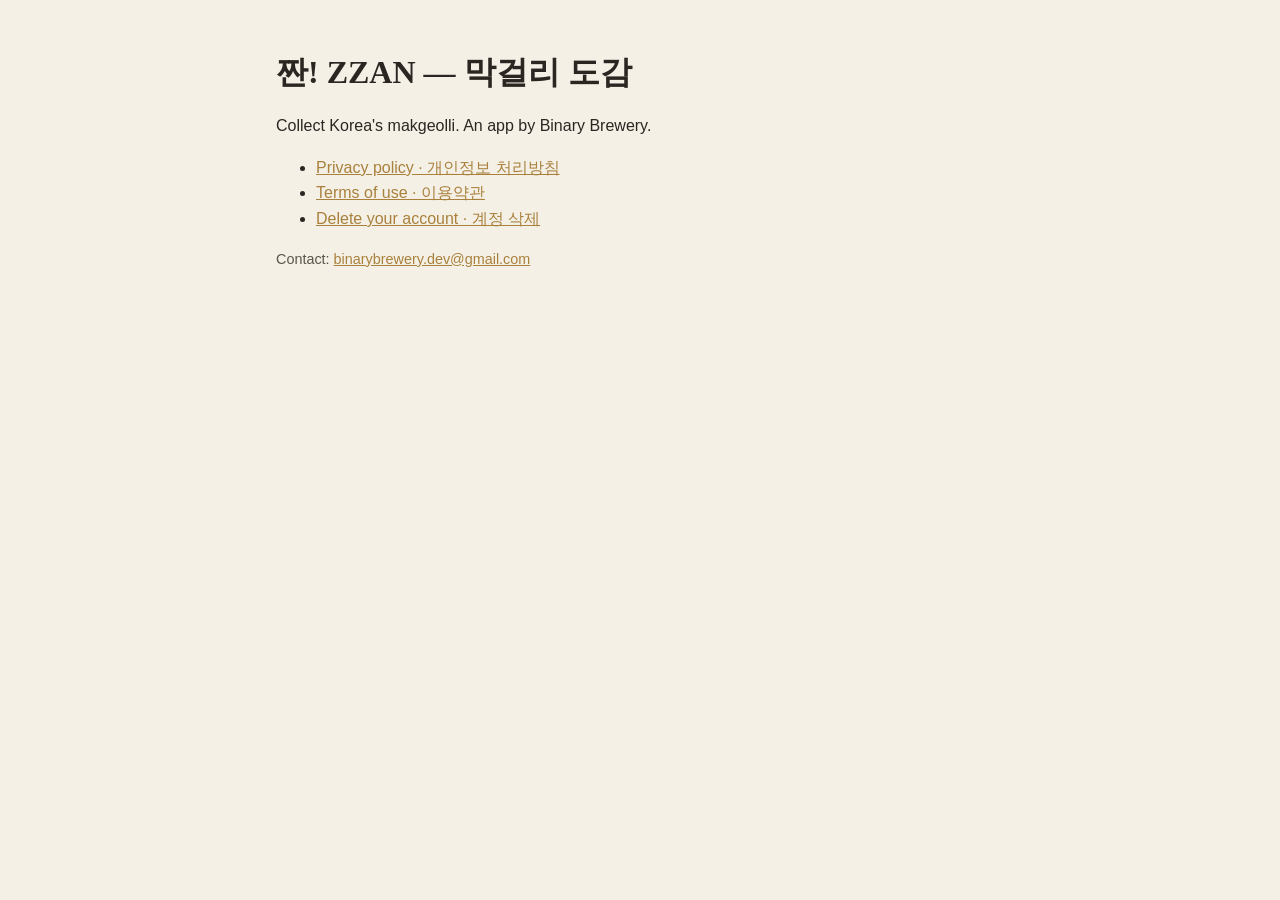
<file: index.html>
<!doctype html>
<html lang="en">
<head>
<meta charset="utf-8">
<meta name="viewport" content="width=device-width, initial-scale=1">
<title>짠! ZZAN</title>
<link rel="stylesheet" href="style.css">
</head>
<body>
<main>
<h1>짠! ZZAN — 막걸리 도감</h1>
<p>Collect Korea's makgeolli. An app by Binary Brewery.</p>
<ul>
  <li><a href="privacy.html">Privacy policy · 개인정보 처리방침</a></li>
  <li><a href="terms.html">Terms of use · 이용약관</a></li>
  <li><a href="delete-account.html">Delete your account · 계정 삭제</a></li>
</ul>
<p class="meta">Contact: <a href="mailto:binarybrewery.dev@gmail.com">binarybrewery.dev@gmail.com</a></p>
</main>
</body>
</html>
</file>
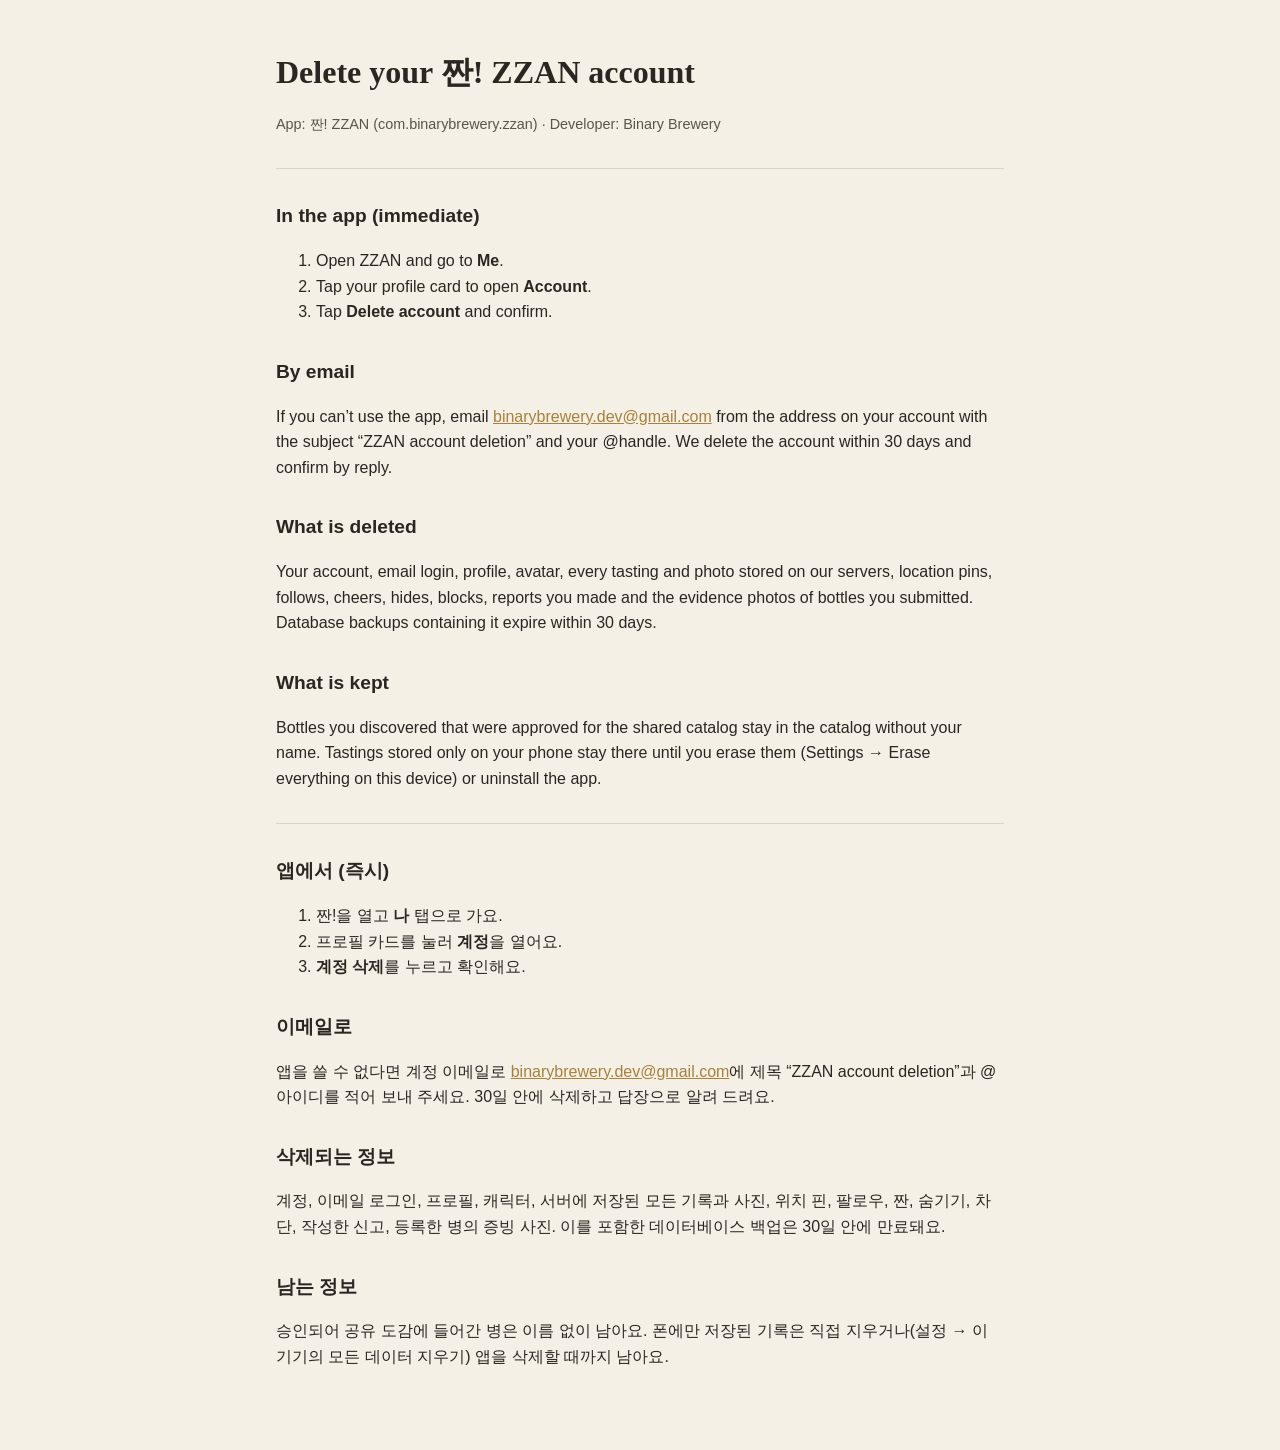
<file: delete-account.html>
<!doctype html>
<html lang="en">
<head>
<meta charset="utf-8">
<meta name="viewport" content="width=device-width, initial-scale=1">
<title>Delete your ZZAN account · 짠! 계정 삭제</title>
<link rel="stylesheet" href="style.css">
</head>
<body>
<main>
<h1>Delete your 짠! ZZAN account</h1>
<p class="meta">App: 짠! ZZAN (com.binarybrewery.zzan) · Developer: Binary Brewery</p>

<section id="en">
<h2>In the app (immediate)</h2>
<ol>
  <li>Open ZZAN and go to <strong>Me</strong>.</li>
  <li>Tap your profile card to open <strong>Account</strong>.</li>
  <li>Tap <strong>Delete account</strong> and confirm.</li>
</ol>
<h2>By email</h2>
<p>If you can’t use the app, email <a href="mailto:binarybrewery.dev@gmail.com?subject=ZZAN%20account%20deletion">binarybrewery.dev@gmail.com</a> from the address on your account with the subject “ZZAN account deletion” and your @handle. We delete the account within 30 days and confirm by reply.</p>
<h2>What is deleted</h2>
<p>Your account, email login, profile, avatar, every tasting and photo stored on our servers, location pins, follows, cheers, hides, blocks, reports you made and the evidence photos of bottles you submitted. Database backups containing it expire within 30 days.</p>
<h2>What is kept</h2>
<p>Bottles you discovered that were approved for the shared catalog stay in the catalog without your name. Tastings stored only on your phone stay there until you erase them (Settings → Erase everything on this device) or uninstall the app.</p>
</section>

<section id="ko" lang="ko">
<h2>앱에서 (즉시)</h2>
<ol>
  <li>짠!을 열고 <strong>나</strong> 탭으로 가요.</li>
  <li>프로필 카드를 눌러 <strong>계정</strong>을 열어요.</li>
  <li><strong>계정 삭제</strong>를 누르고 확인해요.</li>
</ol>
<h2>이메일로</h2>
<p>앱을 쓸 수 없다면 계정 이메일로 <a href="mailto:binarybrewery.dev@gmail.com?subject=ZZAN%20account%20deletion">binarybrewery.dev@gmail.com</a>에 제목 “ZZAN account deletion”과 @아이디를 적어 보내 주세요. 30일 안에 삭제하고 답장으로 알려 드려요.</p>
<h2>삭제되는 정보</h2>
<p>계정, 이메일 로그인, 프로필, 캐릭터, 서버에 저장된 모든 기록과 사진, 위치 핀, 팔로우, 짠, 숨기기, 차단, 작성한 신고, 등록한 병의 증빙 사진. 이를 포함한 데이터베이스 백업은 30일 안에 만료돼요.</p>
<h2>남는 정보</h2>
<p>승인되어 공유 도감에 들어간 병은 이름 없이 남아요. 폰에만 저장된 기록은 직접 지우거나(설정 → 이 기기의 모든 데이터 지우기) 앱을 삭제할 때까지 남아요.</p>
</section>
</main>
</body>
</html>
</file>
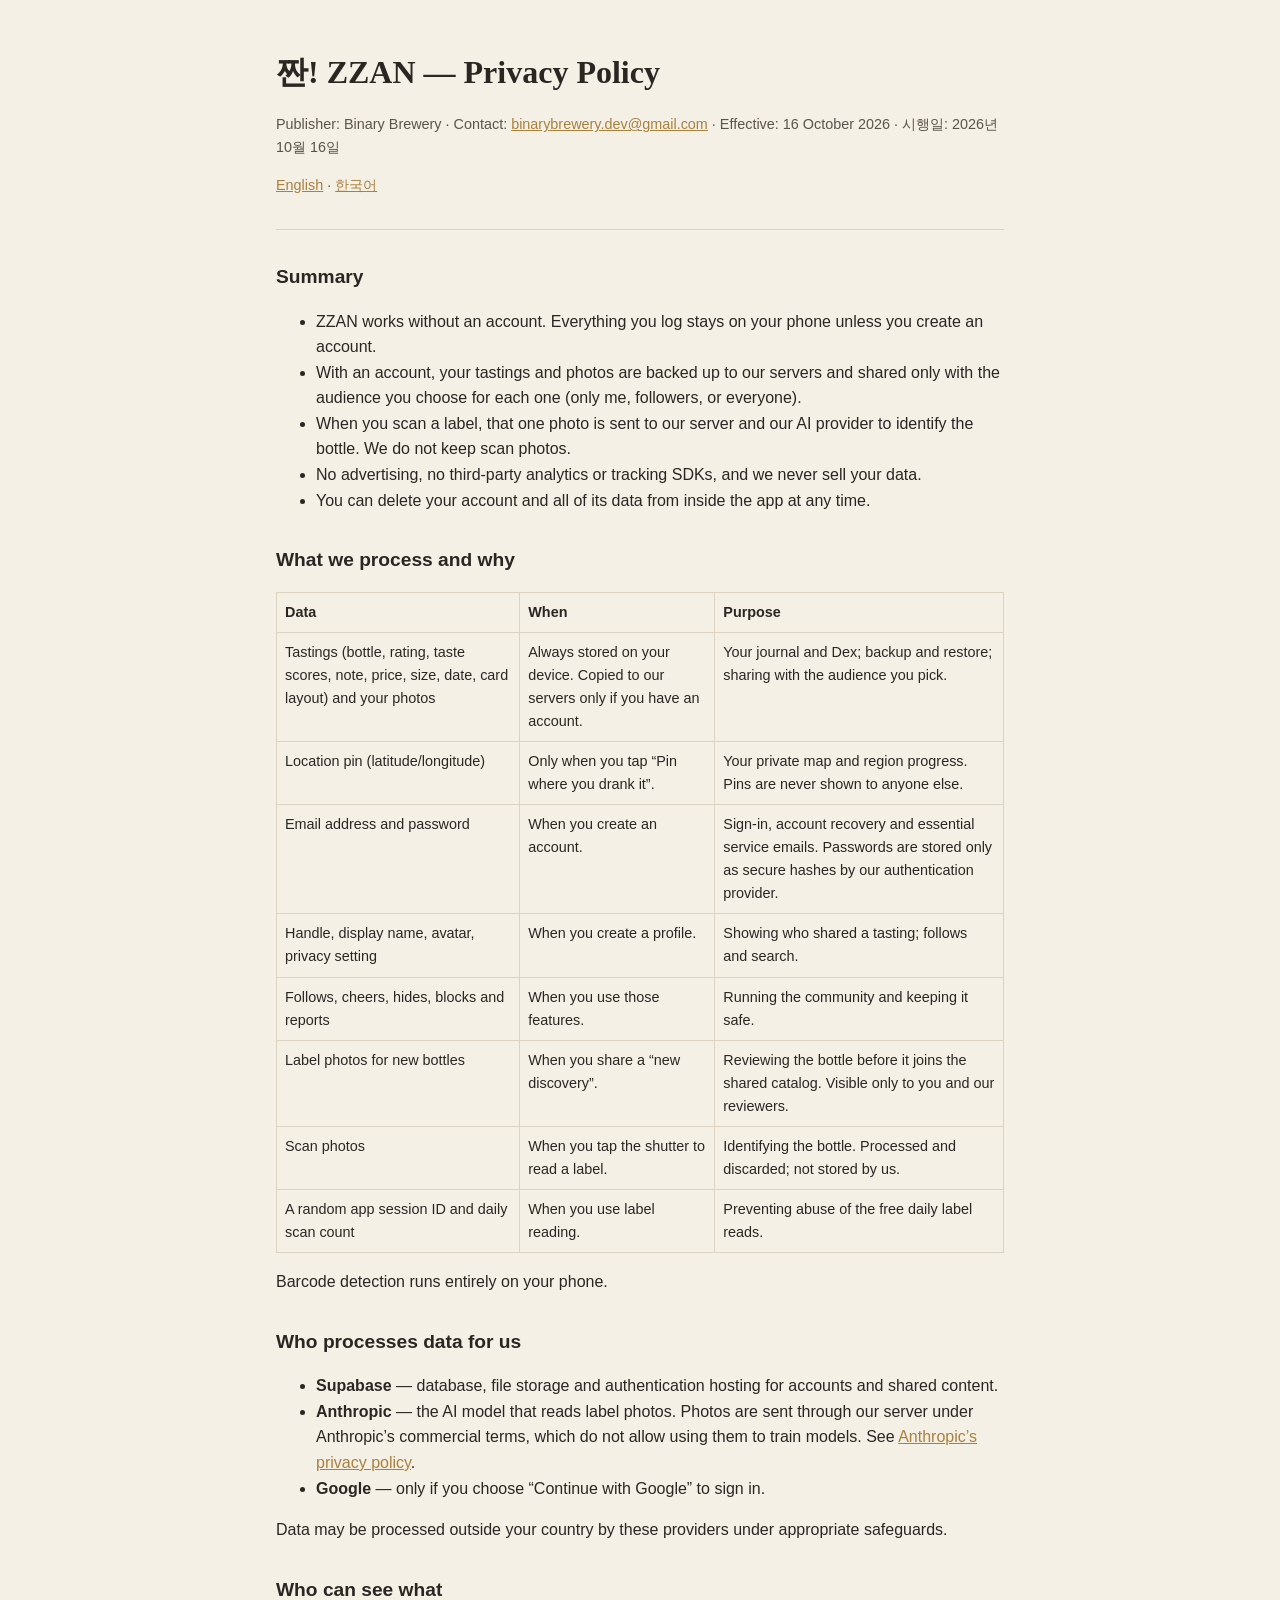
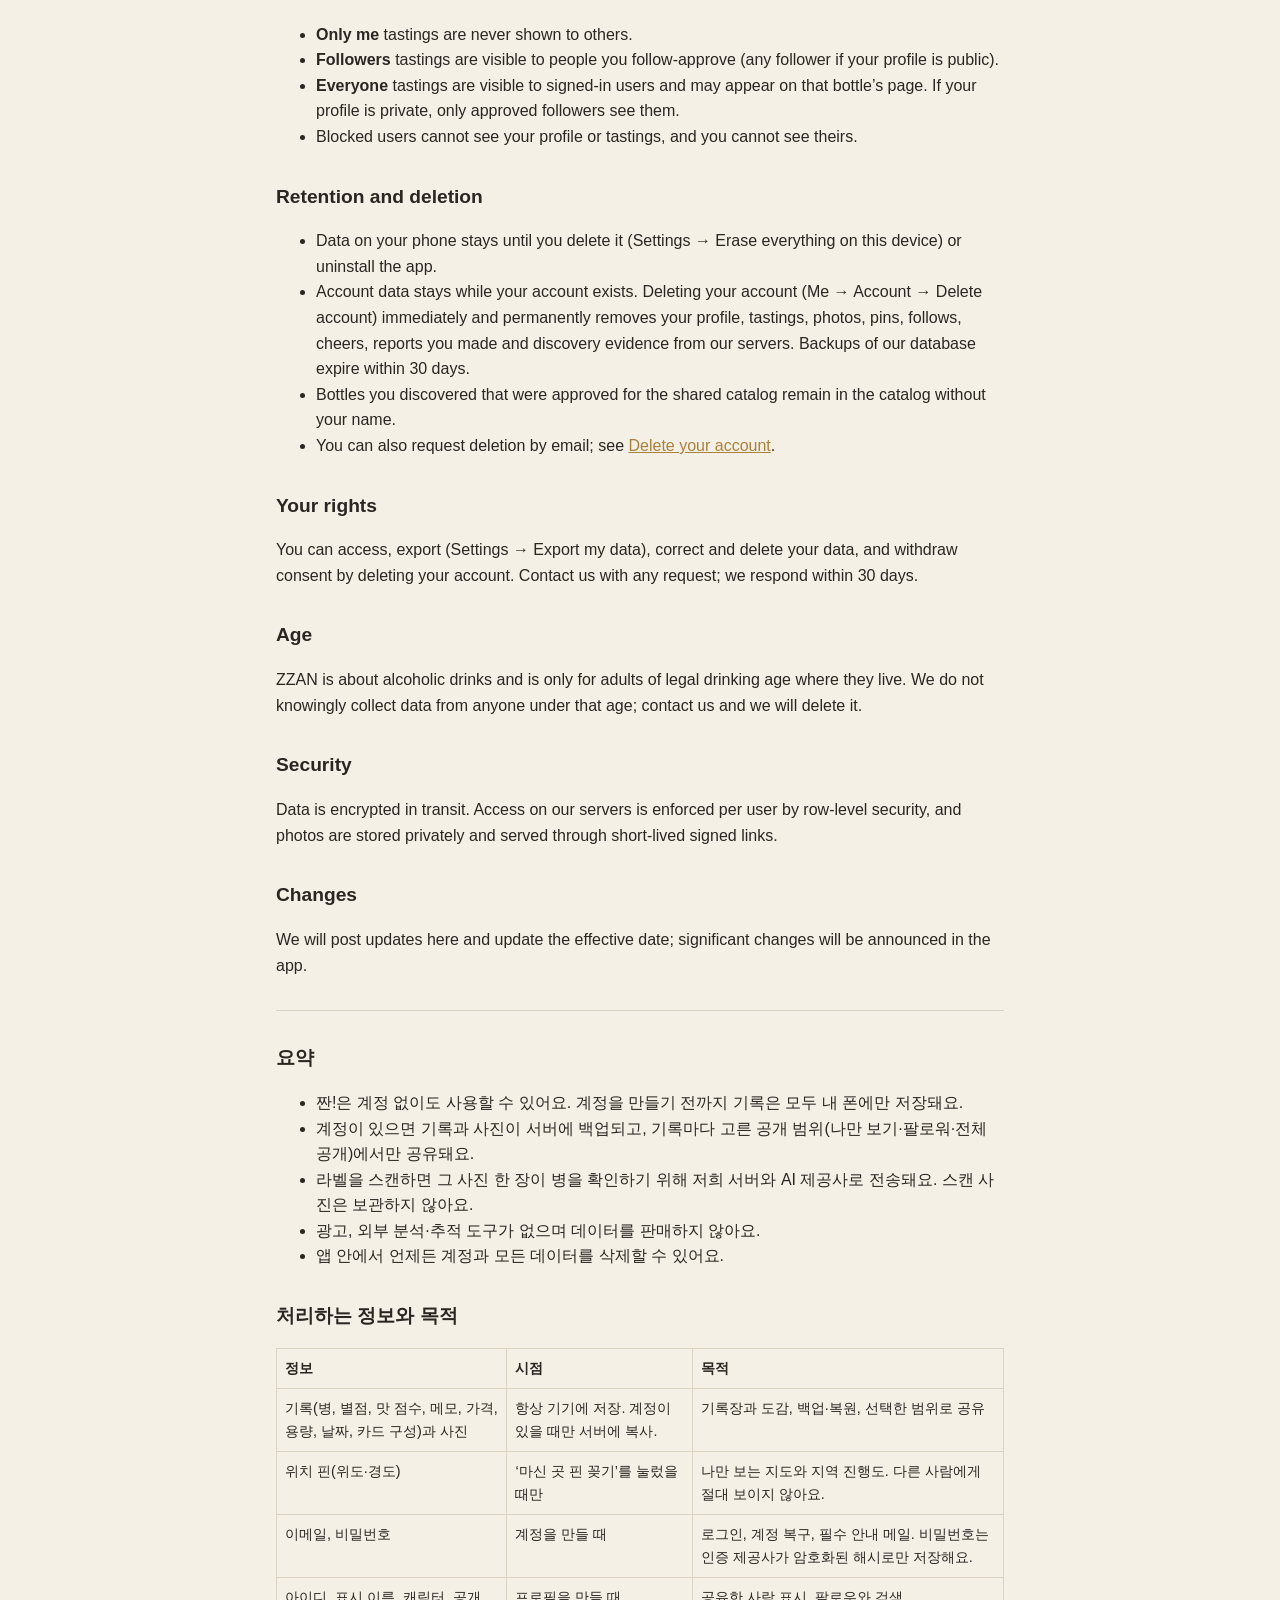
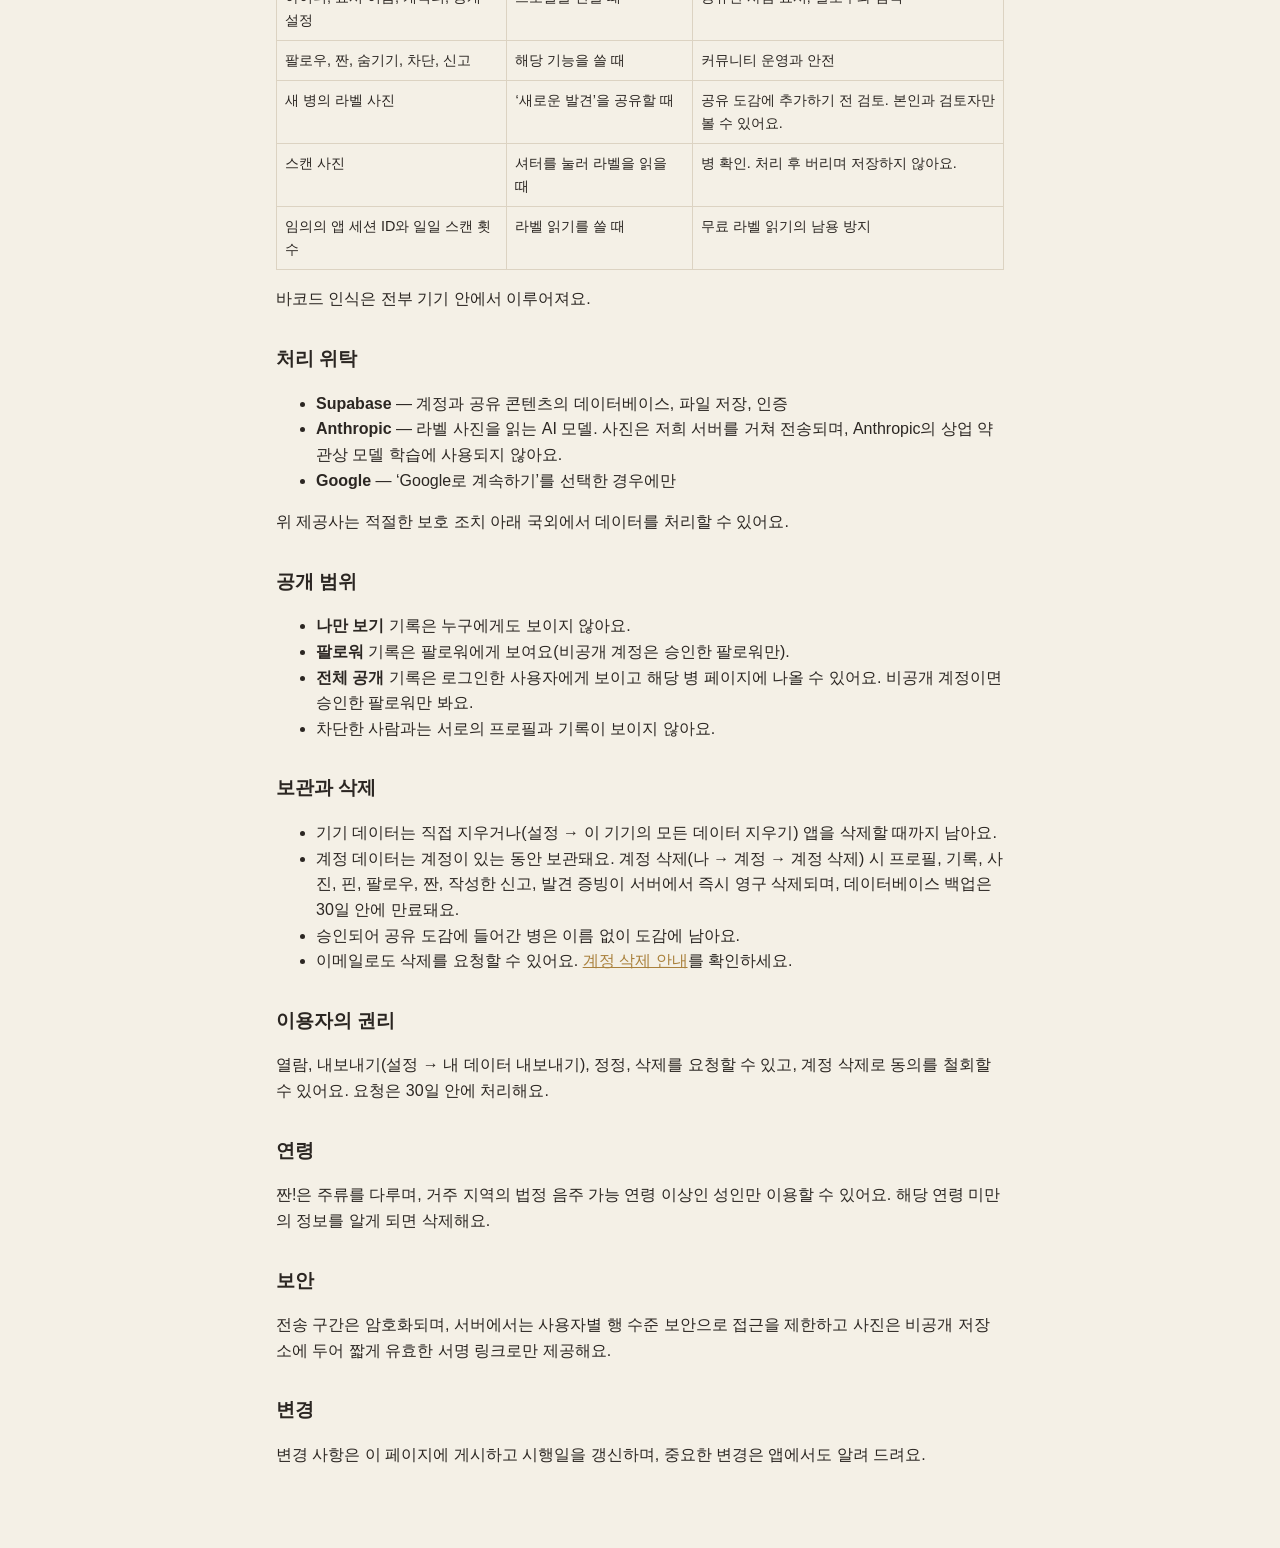
<file: privacy.html>
<!doctype html>
<html lang="en">
<head>
<meta charset="utf-8">
<meta name="viewport" content="width=device-width, initial-scale=1">
<title>ZZAN Privacy Policy · 짠! 개인정보 처리방침</title>
<link rel="stylesheet" href="style.css">
</head>
<body>
<main>
<h1>짠! ZZAN — Privacy Policy</h1>
<p class="meta">Publisher: Binary Brewery · Contact: <a href="mailto:binarybrewery.dev@gmail.com">binarybrewery.dev@gmail.com</a> · Effective: 16 October 2026 · 시행일: 2026년 10월 16일</p>
<nav><a href="#en">English</a> · <a href="#ko">한국어</a></nav>

<section id="en">
<h2>Summary</h2>
<ul>
  <li>ZZAN works without an account. Everything you log stays on your phone unless you create an account.</li>
  <li>With an account, your tastings and photos are backed up to our servers and shared only with the audience you choose for each one (only me, followers, or everyone).</li>
  <li>When you scan a label, that one photo is sent to our server and our AI provider to identify the bottle. We do not keep scan photos.</li>
  <li>No advertising, no third-party analytics or tracking SDKs, and we never sell your data.</li>
  <li>You can delete your account and all of its data from inside the app at any time.</li>
</ul>

<h2>What we process and why</h2>
<table>
<tr><th>Data</th><th>When</th><th>Purpose</th></tr>
<tr><td>Tastings (bottle, rating, taste scores, note, price, size, date, card layout) and your photos</td><td>Always stored on your device. Copied to our servers only if you have an account.</td><td>Your journal and Dex; backup and restore; sharing with the audience you pick.</td></tr>
<tr><td>Location pin (latitude/longitude)</td><td>Only when you tap “Pin where you drank it”.</td><td>Your private map and region progress. Pins are never shown to anyone else.</td></tr>
<tr><td>Email address and password</td><td>When you create an account.</td><td>Sign-in, account recovery and essential service emails. Passwords are stored only as secure hashes by our authentication provider.</td></tr>
<tr><td>Handle, display name, avatar, privacy setting</td><td>When you create a profile.</td><td>Showing who shared a tasting; follows and search.</td></tr>
<tr><td>Follows, cheers, hides, blocks and reports</td><td>When you use those features.</td><td>Running the community and keeping it safe.</td></tr>
<tr><td>Label photos for new bottles</td><td>When you share a “new discovery”.</td><td>Reviewing the bottle before it joins the shared catalog. Visible only to you and our reviewers.</td></tr>
<tr><td>Scan photos</td><td>When you tap the shutter to read a label.</td><td>Identifying the bottle. Processed and discarded; not stored by us.</td></tr>
<tr><td>A random app session ID and daily scan count</td><td>When you use label reading.</td><td>Preventing abuse of the free daily label reads.</td></tr>
</table>
<p>Barcode detection runs entirely on your phone.</p>

<h2>Who processes data for us</h2>
<ul>
  <li><strong>Supabase</strong> — database, file storage and authentication hosting for accounts and shared content.</li>
  <li><strong>Anthropic</strong> — the AI model that reads label photos. Photos are sent through our server under Anthropic’s commercial terms, which do not allow using them to train models. See <a href="https://www.anthropic.com/legal/privacy">Anthropic’s privacy policy</a>.</li>
  <li><strong>Google</strong> — only if you choose “Continue with Google” to sign in.</li>
</ul>
<p>Data may be processed outside your country by these providers under appropriate safeguards.</p>

<h2>Who can see what</h2>
<ul>
  <li><strong>Only me</strong> tastings are never shown to others.</li>
  <li><strong>Followers</strong> tastings are visible to people you follow-approve (any follower if your profile is public).</li>
  <li><strong>Everyone</strong> tastings are visible to signed-in users and may appear on that bottle’s page. If your profile is private, only approved followers see them.</li>
  <li>Blocked users cannot see your profile or tastings, and you cannot see theirs.</li>
</ul>

<h2>Retention and deletion</h2>
<ul>
  <li>Data on your phone stays until you delete it (Settings → Erase everything on this device) or uninstall the app.</li>
  <li>Account data stays while your account exists. Deleting your account (Me → Account → Delete account) immediately and permanently removes your profile, tastings, photos, pins, follows, cheers, reports you made and discovery evidence from our servers. Backups of our database expire within 30 days.</li>
  <li>Bottles you discovered that were approved for the shared catalog remain in the catalog without your name.</li>
  <li>You can also request deletion by email; see <a href="delete-account.html">Delete your account</a>.</li>
</ul>

<h2>Your rights</h2>
<p>You can access, export (Settings → Export my data), correct and delete your data, and withdraw consent by deleting your account. Contact us with any request; we respond within 30 days.</p>

<h2>Age</h2>
<p>ZZAN is about alcoholic drinks and is only for adults of legal drinking age where they live. We do not knowingly collect data from anyone under that age; contact us and we will delete it.</p>

<h2>Security</h2>
<p>Data is encrypted in transit. Access on our servers is enforced per user by row-level security, and photos are stored privately and served through short-lived signed links.</p>

<h2>Changes</h2>
<p>We will post updates here and update the effective date; significant changes will be announced in the app.</p>
</section>

<section id="ko" lang="ko">
<h2>요약</h2>
<ul>
  <li>짠!은 계정 없이도 사용할 수 있어요. 계정을 만들기 전까지 기록은 모두 내 폰에만 저장돼요.</li>
  <li>계정이 있으면 기록과 사진이 서버에 백업되고, 기록마다 고른 공개 범위(나만 보기·팔로워·전체 공개)에서만 공유돼요.</li>
  <li>라벨을 스캔하면 그 사진 한 장이 병을 확인하기 위해 저희 서버와 AI 제공사로 전송돼요. 스캔 사진은 보관하지 않아요.</li>
  <li>광고, 외부 분석·추적 도구가 없으며 데이터를 판매하지 않아요.</li>
  <li>앱 안에서 언제든 계정과 모든 데이터를 삭제할 수 있어요.</li>
</ul>

<h2>처리하는 정보와 목적</h2>
<table>
<tr><th>정보</th><th>시점</th><th>목적</th></tr>
<tr><td>기록(병, 별점, 맛 점수, 메모, 가격, 용량, 날짜, 카드 구성)과 사진</td><td>항상 기기에 저장. 계정이 있을 때만 서버에 복사.</td><td>기록장과 도감, 백업·복원, 선택한 범위로 공유</td></tr>
<tr><td>위치 핀(위도·경도)</td><td>‘마신 곳 핀 꽂기’를 눌렀을 때만</td><td>나만 보는 지도와 지역 진행도. 다른 사람에게 절대 보이지 않아요.</td></tr>
<tr><td>이메일, 비밀번호</td><td>계정을 만들 때</td><td>로그인, 계정 복구, 필수 안내 메일. 비밀번호는 인증 제공사가 암호화된 해시로만 저장해요.</td></tr>
<tr><td>아이디, 표시 이름, 캐릭터, 공개 설정</td><td>프로필을 만들 때</td><td>공유한 사람 표시, 팔로우와 검색</td></tr>
<tr><td>팔로우, 짠, 숨기기, 차단, 신고</td><td>해당 기능을 쓸 때</td><td>커뮤니티 운영과 안전</td></tr>
<tr><td>새 병의 라벨 사진</td><td>‘새로운 발견’을 공유할 때</td><td>공유 도감에 추가하기 전 검토. 본인과 검토자만 볼 수 있어요.</td></tr>
<tr><td>스캔 사진</td><td>셔터를 눌러 라벨을 읽을 때</td><td>병 확인. 처리 후 버리며 저장하지 않아요.</td></tr>
<tr><td>임의의 앱 세션 ID와 일일 스캔 횟수</td><td>라벨 읽기를 쓸 때</td><td>무료 라벨 읽기의 남용 방지</td></tr>
</table>
<p>바코드 인식은 전부 기기 안에서 이루어져요.</p>

<h2>처리 위탁</h2>
<ul>
  <li><strong>Supabase</strong> — 계정과 공유 콘텐츠의 데이터베이스, 파일 저장, 인증</li>
  <li><strong>Anthropic</strong> — 라벨 사진을 읽는 AI 모델. 사진은 저희 서버를 거쳐 전송되며, Anthropic의 상업 약관상 모델 학습에 사용되지 않아요.</li>
  <li><strong>Google</strong> — ‘Google로 계속하기’를 선택한 경우에만</li>
</ul>
<p>위 제공사는 적절한 보호 조치 아래 국외에서 데이터를 처리할 수 있어요.</p>

<h2>공개 범위</h2>
<ul>
  <li><strong>나만 보기</strong> 기록은 누구에게도 보이지 않아요.</li>
  <li><strong>팔로워</strong> 기록은 팔로워에게 보여요(비공개 계정은 승인한 팔로워만).</li>
  <li><strong>전체 공개</strong> 기록은 로그인한 사용자에게 보이고 해당 병 페이지에 나올 수 있어요. 비공개 계정이면 승인한 팔로워만 봐요.</li>
  <li>차단한 사람과는 서로의 프로필과 기록이 보이지 않아요.</li>
</ul>

<h2>보관과 삭제</h2>
<ul>
  <li>기기 데이터는 직접 지우거나(설정 → 이 기기의 모든 데이터 지우기) 앱을 삭제할 때까지 남아요.</li>
  <li>계정 데이터는 계정이 있는 동안 보관돼요. 계정 삭제(나 → 계정 → 계정 삭제) 시 프로필, 기록, 사진, 핀, 팔로우, 짠, 작성한 신고, 발견 증빙이 서버에서 즉시 영구 삭제되며, 데이터베이스 백업은 30일 안에 만료돼요.</li>
  <li>승인되어 공유 도감에 들어간 병은 이름 없이 도감에 남아요.</li>
  <li>이메일로도 삭제를 요청할 수 있어요. <a href="delete-account.html">계정 삭제 안내</a>를 확인하세요.</li>
</ul>

<h2>이용자의 권리</h2>
<p>열람, 내보내기(설정 → 내 데이터 내보내기), 정정, 삭제를 요청할 수 있고, 계정 삭제로 동의를 철회할 수 있어요. 요청은 30일 안에 처리해요.</p>

<h2>연령</h2>
<p>짠!은 주류를 다루며, 거주 지역의 법정 음주 가능 연령 이상인 성인만 이용할 수 있어요. 해당 연령 미만의 정보를 알게 되면 삭제해요.</p>

<h2>보안</h2>
<p>전송 구간은 암호화되며, 서버에서는 사용자별 행 수준 보안으로 접근을 제한하고 사진은 비공개 저장소에 두어 짧게 유효한 서명 링크로만 제공해요.</p>

<h2>변경</h2>
<p>변경 사항은 이 페이지에 게시하고 시행일을 갱신하며, 중요한 변경은 앱에서도 알려 드려요.</p>
</section>
</main>
</body>
</html>
</file>
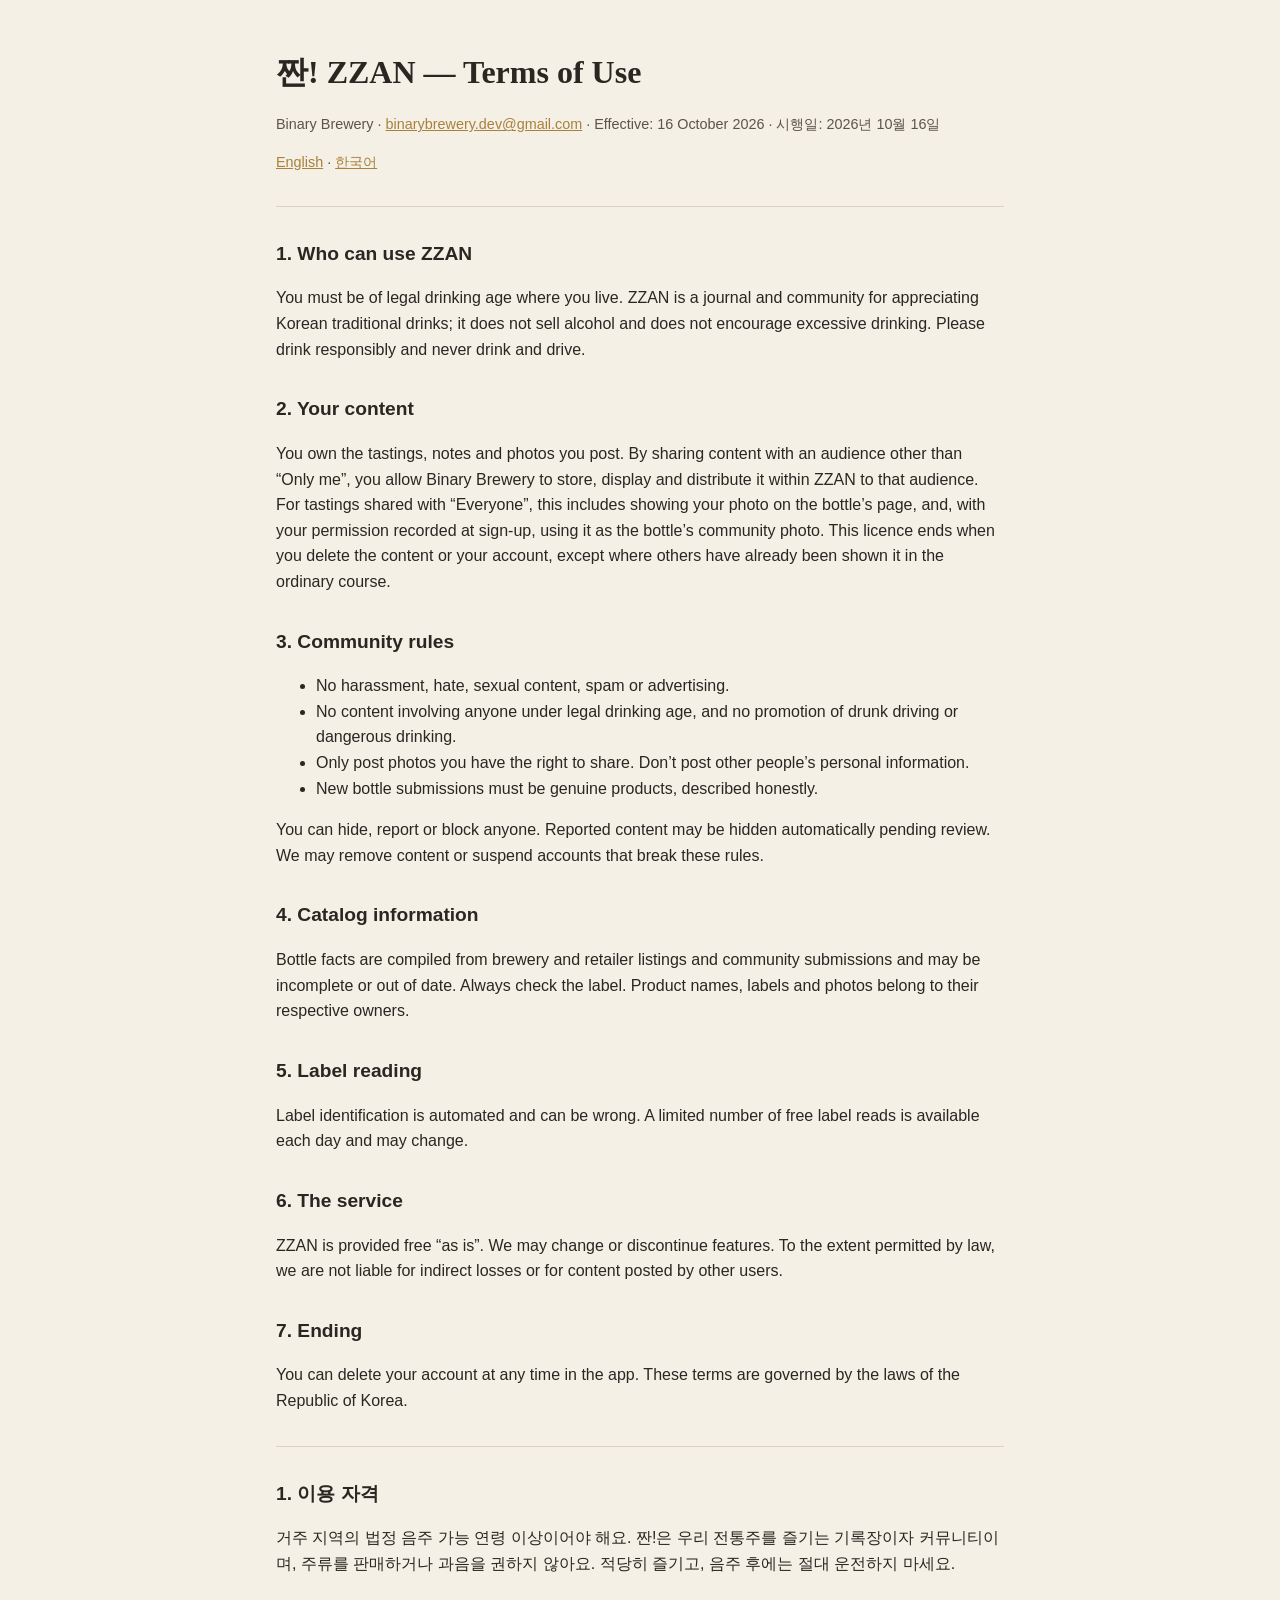
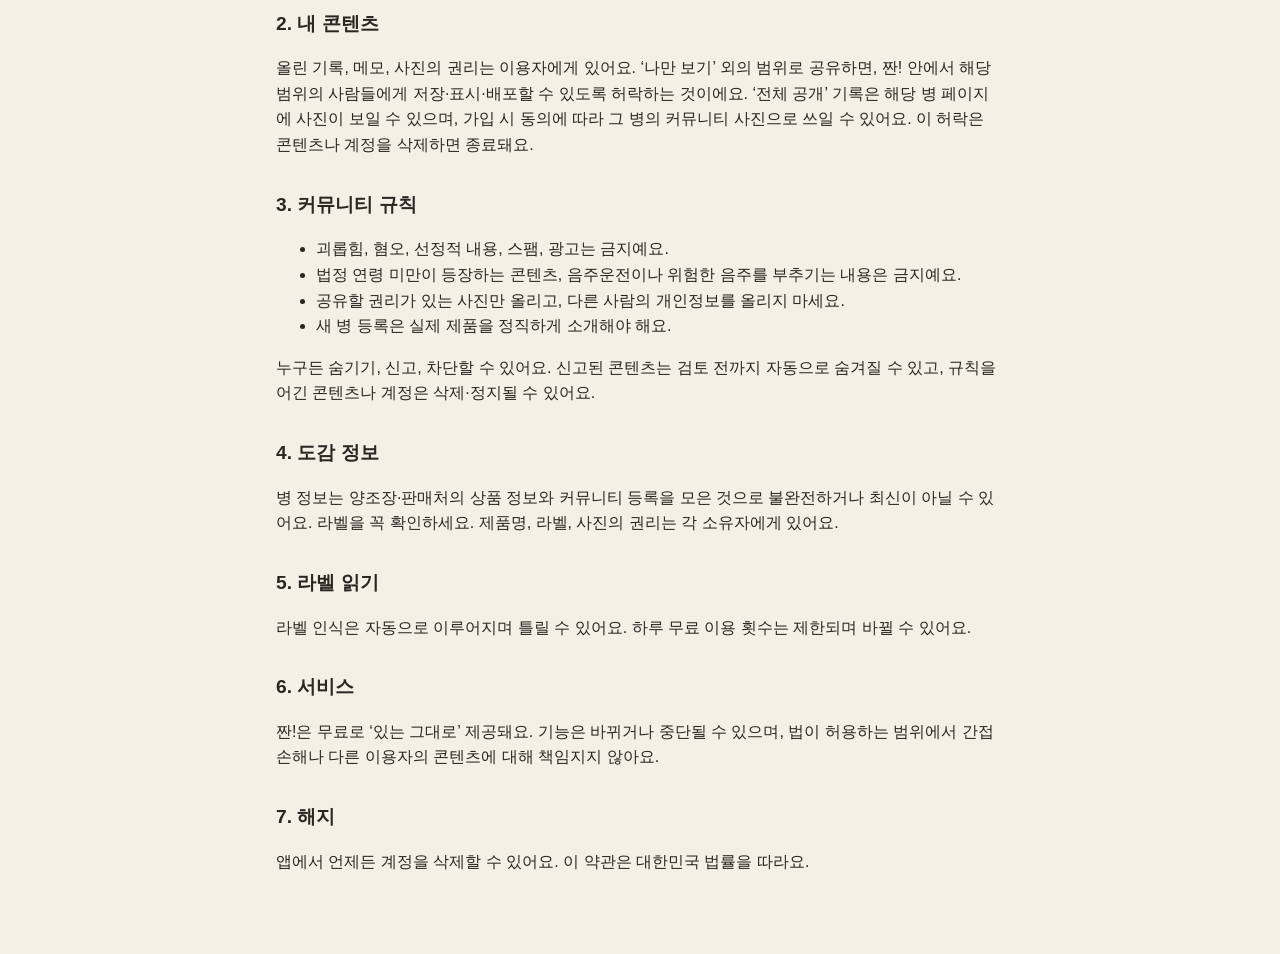
<file: terms.html>
<!doctype html>
<html lang="en">
<head>
<meta charset="utf-8">
<meta name="viewport" content="width=device-width, initial-scale=1">
<title>ZZAN Terms of Use · 짠! 이용약관</title>
<link rel="stylesheet" href="style.css">
</head>
<body>
<main>
<h1>짠! ZZAN — Terms of Use</h1>
<p class="meta">Binary Brewery · <a href="mailto:binarybrewery.dev@gmail.com">binarybrewery.dev@gmail.com</a> · Effective: 16 October 2026 · 시행일: 2026년 10월 16일</p>
<nav><a href="#en">English</a> · <a href="#ko">한국어</a></nav>

<section id="en">
<h2>1. Who can use ZZAN</h2>
<p>You must be of legal drinking age where you live. ZZAN is a journal and community for appreciating Korean traditional drinks; it does not sell alcohol and does not encourage excessive drinking. Please drink responsibly and never drink and drive.</p>
<h2>2. Your content</h2>
<p>You own the tastings, notes and photos you post. By sharing content with an audience other than “Only me”, you allow Binary Brewery to store, display and distribute it within ZZAN to that audience. For tastings shared with “Everyone”, this includes showing your photo on the bottle’s page, and, with your permission recorded at sign-up, using it as the bottle’s community photo. This licence ends when you delete the content or your account, except where others have already been shown it in the ordinary course.</p>
<h2>3. Community rules</h2>
<ul>
  <li>No harassment, hate, sexual content, spam or advertising.</li>
  <li>No content involving anyone under legal drinking age, and no promotion of drunk driving or dangerous drinking.</li>
  <li>Only post photos you have the right to share. Don’t post other people’s personal information.</li>
  <li>New bottle submissions must be genuine products, described honestly.</li>
</ul>
<p>You can hide, report or block anyone. Reported content may be hidden automatically pending review. We may remove content or suspend accounts that break these rules.</p>
<h2>4. Catalog information</h2>
<p>Bottle facts are compiled from brewery and retailer listings and community submissions and may be incomplete or out of date. Always check the label. Product names, labels and photos belong to their respective owners.</p>
<h2>5. Label reading</h2>
<p>Label identification is automated and can be wrong. A limited number of free label reads is available each day and may change.</p>
<h2>6. The service</h2>
<p>ZZAN is provided free “as is”. We may change or discontinue features. To the extent permitted by law, we are not liable for indirect losses or for content posted by other users.</p>
<h2>7. Ending</h2>
<p>You can delete your account at any time in the app. These terms are governed by the laws of the Republic of Korea.</p>
</section>

<section id="ko" lang="ko">
<h2>1. 이용 자격</h2>
<p>거주 지역의 법정 음주 가능 연령 이상이어야 해요. 짠!은 우리 전통주를 즐기는 기록장이자 커뮤니티이며, 주류를 판매하거나 과음을 권하지 않아요. 적당히 즐기고, 음주 후에는 절대 운전하지 마세요.</p>
<h2>2. 내 콘텐츠</h2>
<p>올린 기록, 메모, 사진의 권리는 이용자에게 있어요. ‘나만 보기’ 외의 범위로 공유하면, 짠! 안에서 해당 범위의 사람들에게 저장·표시·배포할 수 있도록 허락하는 것이에요. ‘전체 공개’ 기록은 해당 병 페이지에 사진이 보일 수 있으며, 가입 시 동의에 따라 그 병의 커뮤니티 사진으로 쓰일 수 있어요. 이 허락은 콘텐츠나 계정을 삭제하면 종료돼요.</p>
<h2>3. 커뮤니티 규칙</h2>
<ul>
  <li>괴롭힘, 혐오, 선정적 내용, 스팸, 광고는 금지예요.</li>
  <li>법정 연령 미만이 등장하는 콘텐츠, 음주운전이나 위험한 음주를 부추기는 내용은 금지예요.</li>
  <li>공유할 권리가 있는 사진만 올리고, 다른 사람의 개인정보를 올리지 마세요.</li>
  <li>새 병 등록은 실제 제품을 정직하게 소개해야 해요.</li>
</ul>
<p>누구든 숨기기, 신고, 차단할 수 있어요. 신고된 콘텐츠는 검토 전까지 자동으로 숨겨질 수 있고, 규칙을 어긴 콘텐츠나 계정은 삭제·정지될 수 있어요.</p>
<h2>4. 도감 정보</h2>
<p>병 정보는 양조장·판매처의 상품 정보와 커뮤니티 등록을 모은 것으로 불완전하거나 최신이 아닐 수 있어요. 라벨을 꼭 확인하세요. 제품명, 라벨, 사진의 권리는 각 소유자에게 있어요.</p>
<h2>5. 라벨 읽기</h2>
<p>라벨 인식은 자동으로 이루어지며 틀릴 수 있어요. 하루 무료 이용 횟수는 제한되며 바뀔 수 있어요.</p>
<h2>6. 서비스</h2>
<p>짠!은 무료로 ‘있는 그대로’ 제공돼요. 기능은 바뀌거나 중단될 수 있으며, 법이 허용하는 범위에서 간접 손해나 다른 이용자의 콘텐츠에 대해 책임지지 않아요.</p>
<h2>7. 해지</h2>
<p>앱에서 언제든 계정을 삭제할 수 있어요. 이 약관은 대한민국 법률을 따라요.</p>
</section>
</main>
</body>
</html>
</file>
<file: style.css>
:root { --paper: #f4f0e6; --ink: #2b2622; --soft: #5b544c; --line: #dcd3c2; --gold: #a9803c; }
* { box-sizing: border-box; }
body { margin: 0; background: var(--paper); color: var(--ink);
  font: 16px/1.6 -apple-system, "Segoe UI", "Noto Sans KR", sans-serif; }
main { max-width: 760px; margin: 0 auto; padding: 32px 16px 64px; }
h1 { font-family: Georgia, serif; font-size: 2rem; line-height: 1.2; }
h2 { margin-top: 2rem; font-size: 1.2rem; }
.meta, nav { color: var(--soft); font-size: .9rem; }
a { color: var(--gold); }
table { width: 100%; border-collapse: collapse; font-size: .9rem; }
th, td { border: 1px solid var(--line); padding: 8px; text-align: left; vertical-align: top; }
.draft { background: #fff3cd; border: 1px solid #e0c36b; padding: 8px 12px; border-radius: 8px; font-size: .9rem; }
section { border-top: 1px solid var(--line); margin-top: 2rem; }
</file>
